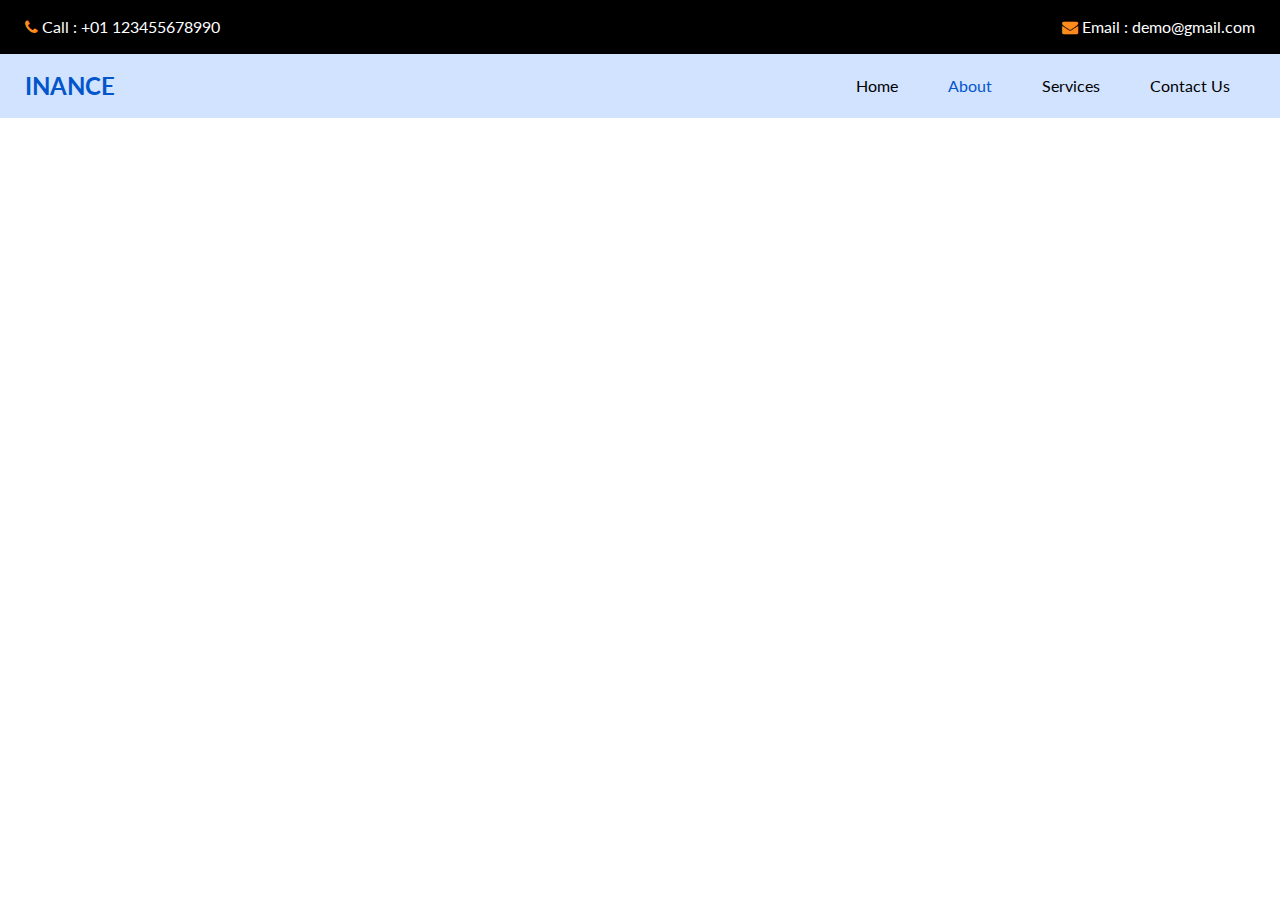
<file: about.html>
<!DOCTYPE html>
<html lang="en">

<head>
  <!-- Basic -->
  <meta charset="utf-8" />
  <meta http-equiv="X-UA-Compatible" content="IE=edge" />
  <!-- Mobile Metas -->
  <meta name="viewport" content="width=device-width, initial-scale=1, shrink-to-fit=no" />
  <!-- Site Metas -->
  <meta name="keywords" content="" />
  <meta name="description" content="" />
  <meta name="author" content="" />

  <title>Inance</title>

  <!-- External Stylesheets -->
  <link rel="stylesheet" type="text/css" href="https://cdnjs.cloudflare.com/ajax/libs/OwlCarousel2/2.3.4/assets/owl.carousel.min.css" />
  <link rel="stylesheet" type="text/css" href="css/bootstrap.css" />
  <link rel="stylesheet" type="text/css" href="css/font-awesome.min.css" />
  <link href="css/style.css" rel="stylesheet" />
  <link href="css/responsive.css" rel="stylesheet" />
  <style>
    .about_section {
      background-color: #f9f9f9;
      padding: 80px 0;
      width: 100%;
    }
    .about_section .container {
      max-width: 100%;
      padding: 0 10%;
    }
    .about_section .content-box {
      width: 100%;
      text-align: left;
    }
    .about_section h2 {
      font-size: 36px;
      color: #333;
      margin-bottom: 20px;
      text-align: center;
    }
    .about_section p {
      font-size: 18px;
      color: #555;
      line-height: 1.6;
      text-align: justify;
    }
    .about_section .btn-primary {
      background-color: #ff7f50;
      border: none;
      padding: 12px 30px;
      font-size: 18px;
      display: block;
      width: 200px;
      margin: 20px auto;
      text-align: center;
      border-radius: 5px;
      text-decoration: none;
      color: white;
      font-weight: bold;
    }
    .about_section .btn-primary:hover {
      background-color: #e66a3d;
    }
    .back-link {
      display: block;
      width: 200px;
      margin: 30px auto;
      padding: 10px 20px;
      background-color: #4CAF50;
      color: white;
      text-align: center;
      border-radius: 5px;
      font-size: 18px;
      text-decoration: none;
      font-weight: bold;
    }
    .back-link:hover {
      background-color: #45a049;
    }
    @media (max-width: 768px) {
      .about_section .container {
        padding: 0 5%;
      }
    }
    .footer_section {
      background-color: #333;
      color: #fff;
      text-align: center;
      padding: 1 px 0;
      font-size: 12px;
    }
  </style>
</head>

<body>
  <div class="hero_area">
    <header class="header_section">
      <div class="header_top">
        <div class="container-fluid">
          <div class="contact_nav">
            <a href="#"><i class="fa fa-phone" aria-hidden="true"></i> Call : +01 123455678990</a>
            <a href="#"><i class="fa fa-envelope" aria-hidden="true"></i> Email : demo@gmail.com</a>
          </div>
        </div>
      </div>
      <div class="header_bottom">
        <div class="container-fluid">
          <nav class="navbar navbar-expand-lg custom_nav-container">
            <a class="navbar-brand" href="index.html"><span>Inance</span></a>
            <button class="navbar-toggler" type="button" data-toggle="collapse" data-target="#navbarSupportedContent">
              <span class=""> </span>
            </button>
            <div class="collapse navbar-collapse" id="navbarSupportedContent">
              <ul class="navbar-nav">
                <li class="nav-item"><a class="nav-link" href="index.html">Home</a></li>
                <li class="nav-item active"><a class="nav-link" href="about.html">About</a></li>
                <li class="nav-item"><a class="nav-link" href="service.html">Services</a></li>
                <li class="nav-item"><a class="nav-link" href="contact.html">Contact Us</a></li>
              </ul>
            </div>
          </nav>
        </div>
      </div>
    </header>
  </div>

  <!-- About Section -->
  <section class="about_section">
    <div class="container">
      <div class="content-box">
          <p>Welcome to Raleigh North Hills Pet Sitters! We’re thrilled to care for your beloved pets. As passionate pet lovers, we provide high-quality, personalized care to ensure your furry friends feel loved and happy, even when you’re away.</p>
  
          <h2>Our Mission</h2>
          <p>
              Our mission is to provide reliable and compassionate pet care that mirrors the love and attention pets receive at home. We aim to build trust and peace of mind for pet owners through exceptional service.
          </p>
  
          <h2>Why Choose Us?</h2>
          <ul>
              <li>Experienced and compassionate team of pet care professionals.</li>
              <li>Customized care tailored to each pet’s unique needs.</li>
              <li>Clear communication and updates to keep you connected with your pet’s well-being.</li>
          </ul>
  
          <a href="index.html" class="back-link">Back to Home</a>
      </div>

  <!-- Footer Section -->
  <footer class="footer_section">
    <div class="container">
      <p>&copy; <span id="displayDateYear"></span> All Rights Reserved By Raleigh North Hills Pet Sitters</p>
    </div>
  </footer>

  <!-- JavaScript Libraries -->
  <script src="js/jquery-3.4.1.min.js"></script>
  <script src="js/bootstrap.js"></script>
  <script src="https://cdnjs.cloudflare.com/ajax/libs/OwlCarousel2/2.3.4/owl.carousel.min.js"></script>
  <script src="js/custom.js"></script>
</body>
</html>
</file>
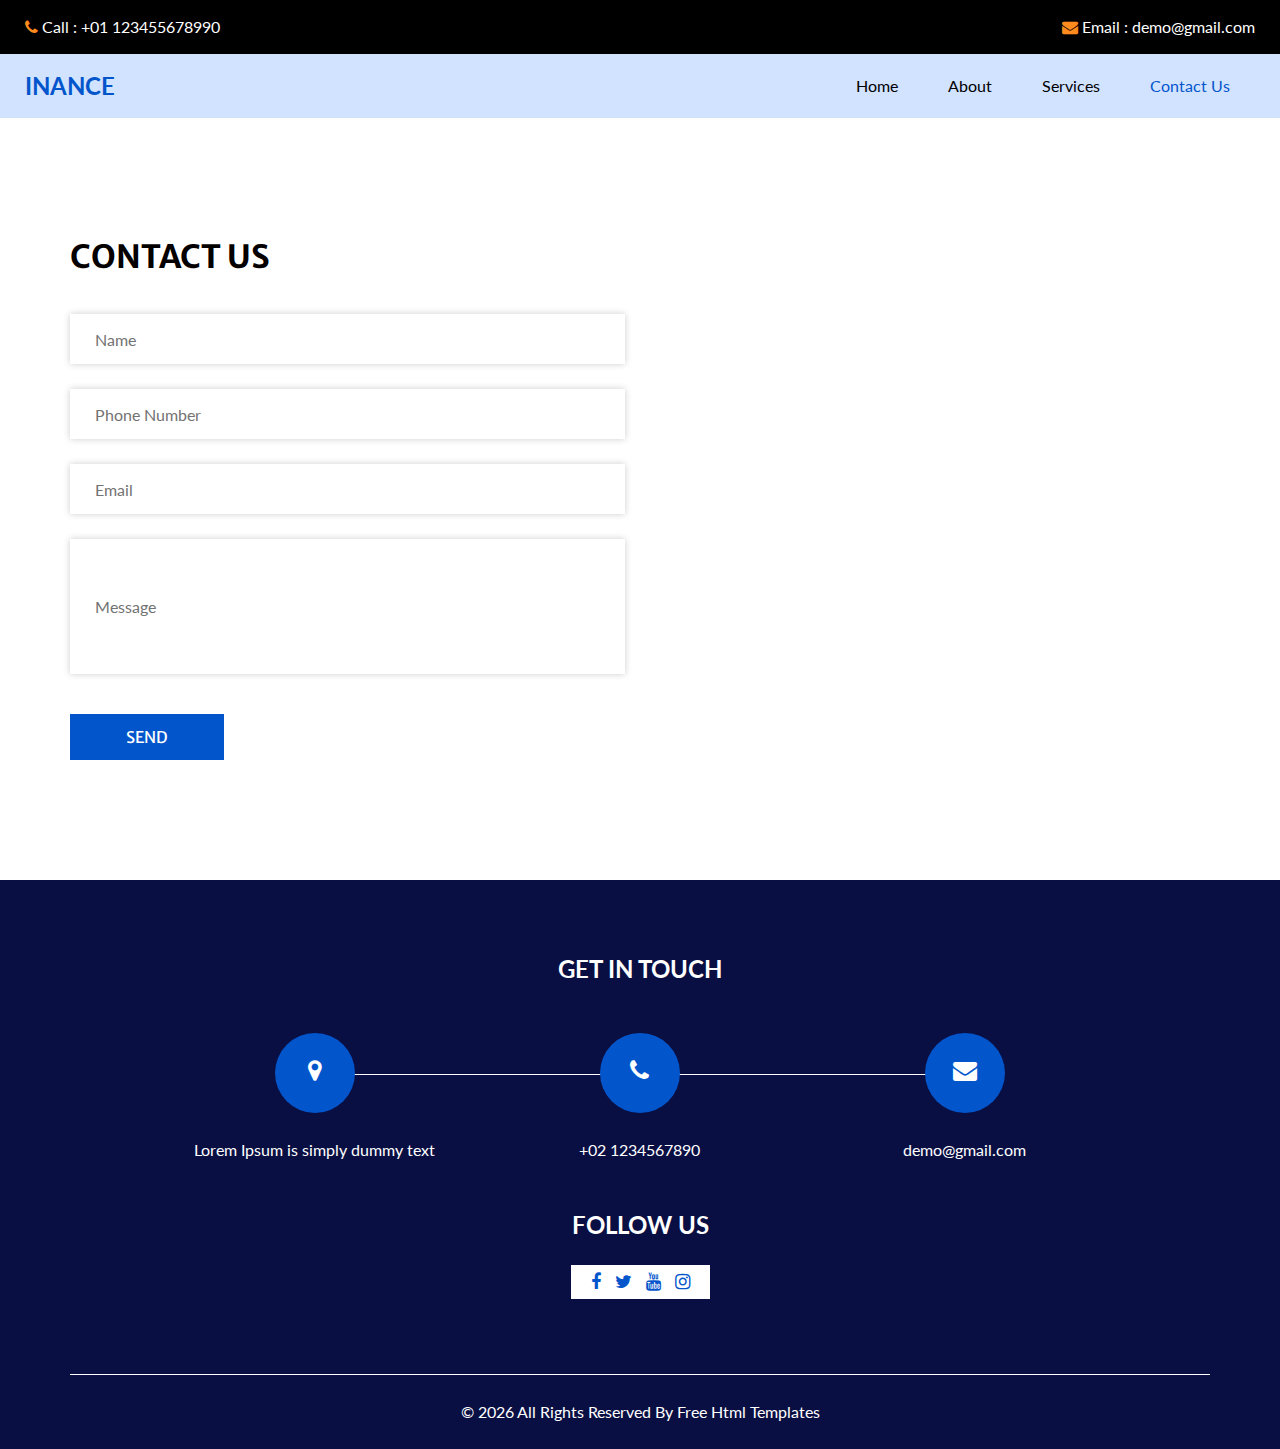
<file: contact.html>
<!DOCTYPE html>
<html>

<head>
  <!-- Basic -->
  <meta charset="utf-8" />
  <meta http-equiv="X-UA-Compatible" content="IE=edge" />
  <!-- Mobile Metas -->
  <meta name="viewport" content="width=device-width, initial-scale=1, shrink-to-fit=no" />
  <!-- Site Metas -->
  <meta name="keywords" content="" />
  <meta name="description" content="" />
  <meta name="author" content="" />

  <title>Inance</title>

  <!-- slider stylesheet -->
  <link rel="stylesheet" type="text/css" href="https://cdnjs.cloudflare.com/ajax/libs/OwlCarousel2/2.3.4/assets/owl.carousel.min.css" />
  <!-- bootstrap core css -->
  <link rel="stylesheet" type="text/css" href="css/bootstrap.css" />
  <!-- font awesome style -->
  <link rel="stylesheet" type="text/css" href="css/font-awesome.min.css" />

  <!-- Custom styles for this template -->
  <link href="css/style.css" rel="stylesheet" />
  <!-- responsive style -->
  <link href="css/responsive.css" rel="stylesheet" />

</head>

<body>
  <div class="hero_area">
    <!-- header section strats -->
    <header class="header_section">
      <div class="header_top">
        <div class="container-fluid">
          <div class="contact_nav">
            <a href="">
              <i class="fa fa-phone" aria-hidden="true"></i>
              <span>
                Call : +01 123455678990
              </span>
            </a>
            <a href="">
              <i class="fa fa-envelope" aria-hidden="true"></i>
              <span>
                Email : demo@gmail.com
              </span>
            </a>
          </div>
        </div>
      </div>
      <div class="header_bottom">
        <div class="container-fluid">
          <nav class="navbar navbar-expand-lg custom_nav-container ">
            <a class="navbar-brand" href="index.html">
              <span>
                Inance
              </span>
            </a>

            <button class="navbar-toggler" type="button" data-toggle="collapse" data-target="#navbarSupportedContent" aria-controls="navbarSupportedContent" aria-expanded="false" aria-label="Toggle navigation">
              <span class=""> </span>
            </button>

            <div class="collapse navbar-collapse" id="navbarSupportedContent">
              <ul class="navbar-nav ">
                <li class="nav-item ">
                  <a class="nav-link" href="index.html">Home <span class="sr-only">(current)</span></a>
                </li>
                <li class="nav-item">
                  <a class="nav-link" href="about.html"> About</a>
                </li>
                <li class="nav-item">
                  <a class="nav-link" href="service.html">Services</a>
                </li>
                <li class="nav-item active">
                  <a class="nav-link" href="contact.html">Contact Us</a>
                </li>
              </ul>
            </div>
          </nav>
        </div>
      </div>
    </header>
    <!-- end header section -->
  </div>


  <!-- contact section -->

  <section class="contact_section layout_padding">
    <div class="container">
      <div class="heading_container">
        <h2>
          Contact Us
        </h2>
      </div>
      <div class="row">
        <div class="col-md-6">
          <form action="">
            <div>
              <input type="text" placeholder="Name" />
            </div>
            <div>
              <input type="text" placeholder="Phone Number" />
            </div>
            <div>
              <input type="email" placeholder="Email" />
            </div>
            <div>
              <input type="text" class="message-box" placeholder="Message" />
            </div>
            <div class="d-flex ">
              <button>
                SEND
              </button>
            </div>
          </form>
        </div>
        <div class="col-md-6">
          <div class="map_container">
            <div class="map">
              <div id="googleMap" style="width:100%;height:100%;"></div>
            </div>
          </div>
        </div>
      </div>
    </div>
  </section>

  <!-- end contact section -->


  <!-- info section -->
  <section class="info_section ">
    <div class="container">
      <h4>
        Get In Touch
      </h4>
      <div class="row">
        <div class="col-lg-10 mx-auto">
          <div class="info_items">
            <div class="row">
              <div class="col-md-4">
                <a href="">
                  <div class="item ">
                    <div class="img-box ">
                      <i class="fa fa-map-marker" aria-hidden="true"></i>
                    </div>
                    <p>
                      Lorem Ipsum is simply dummy text
                    </p>
                  </div>
                </a>
              </div>
              <div class="col-md-4">
                <a href="">
                  <div class="item ">
                    <div class="img-box ">
                      <i class="fa fa-phone" aria-hidden="true"></i>
                    </div>
                    <p>
                      +02 1234567890
                    </p>
                  </div>
                </a>
              </div>
              <div class="col-md-4">
                <a href="">
                  <div class="item ">
                    <div class="img-box">
                      <i class="fa fa-envelope" aria-hidden="true"></i>
                    </div>
                    <p>
                      demo@gmail.com
                    </p>
                  </div>
                </a>
              </div>
            </div>
          </div>
        </div>
      </div>
    </div>
    <div class="social-box">
      <h4>
        Follow Us
      </h4>
      <div class="box">
        <a href="">
          <i class="fa fa-facebook" aria-hidden="true"></i>
        </a>
        <a href="">
          <i class="fa fa-twitter" aria-hidden="true"></i>
        </a>
        <a href="">
          <i class="fa fa-youtube" aria-hidden="true"></i>
        </a>
        <a href="">
          <i class="fa fa-instagram" aria-hidden="true"></i>
        </a>
      </div>
    </div>
  </section>



  <!-- end info_section -->

  <!-- footer section -->
  <footer class="footer_section">
    <div class="container">
      <p>
        &copy; <span id="displayDateYear"></span> All Rights Reserved By
        <a href="https://html.design/">Free Html Templates</a>
      </p>
    </div>
  </footer>
  <!-- footer section -->

  <script src="js/jquery-3.4.1.min.js"></script>
  <script src="js/bootstrap.js"></script>
  <script src="https://cdnjs.cloudflare.com/ajax/libs/OwlCarousel2/2.3.4/owl.carousel.min.js">
  </script>
  <script src="js/custom.js"></script>


</body>

</html>
</file>
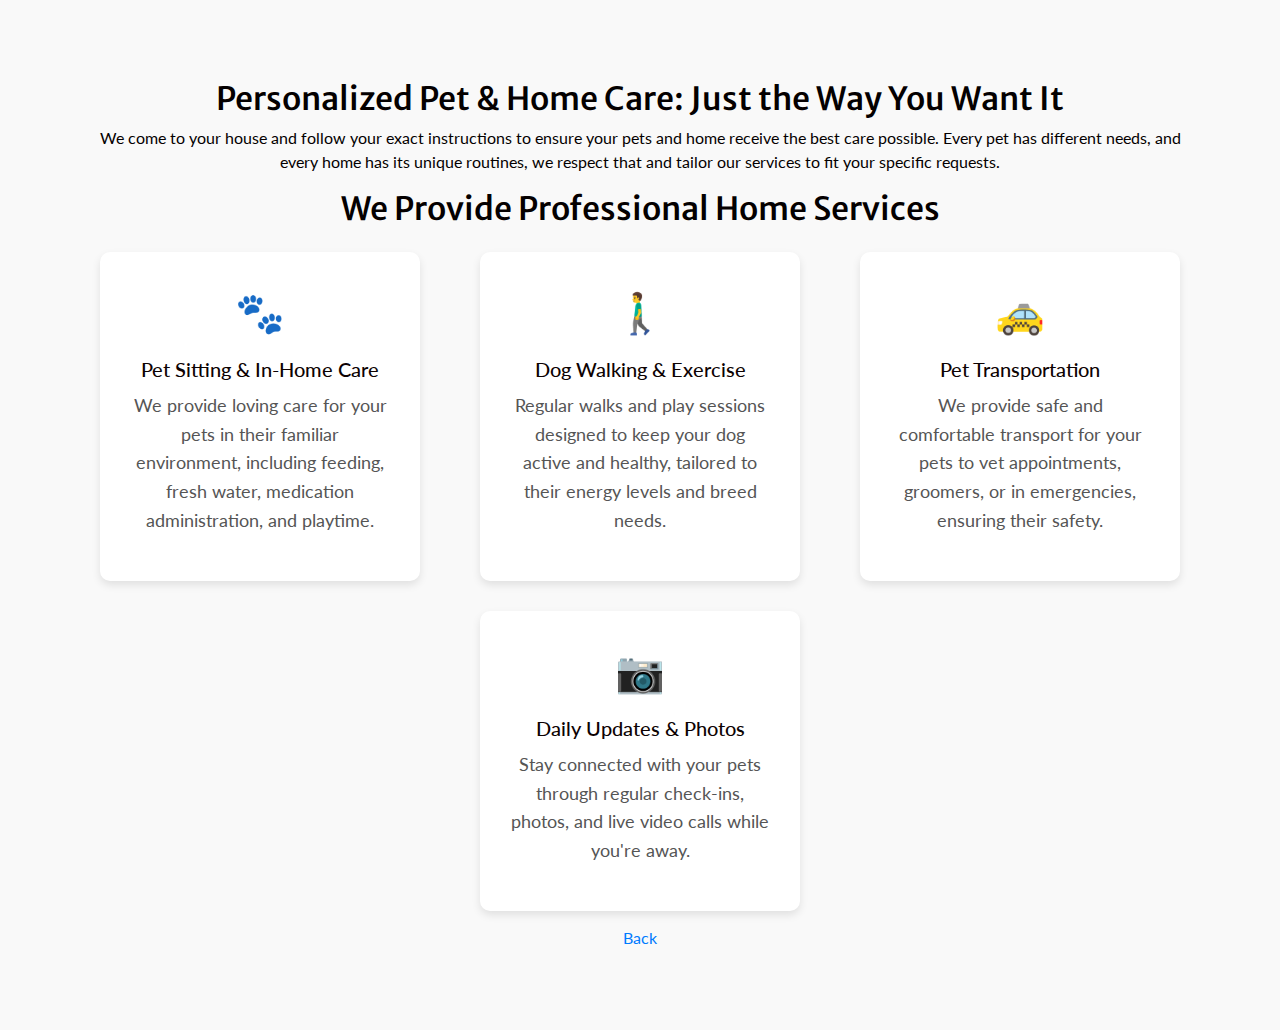
<file: service.html>
<!DOCTYPE html>
<html lang="en">

<head>
  <meta charset="UTF-8">
  <meta name="viewport" content="width=device-width, initial-scale=1.0">
  <title>Professional Home Services</title>
  <link rel="stylesheet" href="css/bootstrap.css">
  <link rel="stylesheet" href="css/style.css">
  <style>
    .services-section {
      background-color: #f9f9f9;
      padding: 80px 0;
      text-align: center;
    }
    .service-box {
      background: white;
      padding: 30px;
      margin: 15px;
      border-radius: 10px;
      box-shadow: 0 4px 8px rgba(0, 0, 0, 0.1);
      text-align: center;
    }
    .service-box h3 {
      font-size: 20px;
      color: #0d0202;
      margin-bottom: 10px;
    }
    .service-box p {
      font-size: 18px;
      color: #555555;
      line-height: 1.6;
    }
    .icon {
      font-size: 40px;
      color: #ff7f50;
      margin-bottom: 15px;
      display: block;
      text-align: center;
    }
    .btn-back {
      display: inline-block;
      margin-top: 30px;
      padding: 12px 25px;
      background-color: #4CAF50;
      color: white;
      text-decoration: none;
      border-radius: 5px;
      font-size: 16px;
      transition: background-color 0.3s ease;
    }
    .btn-back:hover {
      background-color: #45a049;
    }
  </style>
</head>

<body>
  <section class="services-section">
    <div class="container">
                <h2>
                  Personalized Pet & Home Care: Just the Way You Want It
                </h2>
                <p>
                  We come to your house and follow your exact instructions to ensure your pets and home receive the best care possible. Every pet has different needs, and every home has its unique routines, we respect that and tailor our services to fit your specific requests.
                </p>

      <h2>We Provide Professional Home Services</h2>
      <div class="row">
        <div class="col-md-4">
          <div class="service-box">
            <span class="icon">🐾</span>
            <h3>Pet Sitting & In-Home Care</h3>
            <p>We provide loving care for your pets in their familiar environment, including feeding, fresh water, medication administration, and playtime.</p>
          </div>
        </div>
        <div class="col-md-4">
          <div class="service-box">
            <span class="icon">🚶‍♂️</span>
            <h3>Dog Walking & Exercise</h3>
            <p>Regular walks and play sessions designed to keep your dog active and healthy, tailored to their energy levels and breed needs.</p>
          </div>
        </div>
        <div class="col-md-4">
          <div class="service-box">
            <span class="icon">🚕</span>
            <h3>Pet Transportation</h3>
            <p>We provide safe and comfortable transport for your pets to vet appointments, groomers, or in emergencies, ensuring their safety.</p>
          </div>
        </div>
        <div class="col-md-4 offset-md-4">
          <div class="service-box">
            <span class="icon">📷</span>
            <h3>Daily Updates & Photos</h3>
            <p>Stay connected with your pets through regular check-ins, photos, and live video calls while you're away.</p>
           
          </div>

        </div>
      </div>
      <a href="index.html" class="back-link">Back</a>
    </div>
  </section>

  <script src="js/jquery-3.4.1.min.js"></script>
  <script src="js/bootstrap.js"></script>
</body>
</html>
</file>
<file: css/style.css>
@import url("https://fonts.googleapis.com/css2?family=Lato:wght@400;700&family=Merriweather+Sans:wght@400;700&display=swap");
body {
  font-family: 'Lato', sans-serif;
  color: #040000;
}

.layout_padding {
  padding-top: 120px;
  padding-bottom: 120px;
}

.layout_padding2 {
  padding: 45px 0;
}

.layout_padding2-top {
  padding-top: 45px;
}

.layout_padding2-bottom {
  padding-bottom: 45px;
}

.layout_padding-top {
  padding-top: 120px;
}

.layout_padding-bottom {
  padding-bottom: 120px;
}

.heading_container {
  display: -webkit-box;
  display: -ms-flexbox;
  display: flex;
  -webkit-box-orient: vertical;
  -webkit-box-direction: normal;
      -ms-flex-direction: column;
          flex-direction: column;
  -webkit-box-align: start;
      -ms-flex-align: start;
          align-items: flex-start;
}
.hidden {
  display: none;
}
.heading_container h2 {
  font-weight: bold;
  display: -webkit-box;
  display: -ms-flexbox;
  display: flex;
  -webkit-box-align: center;
      -ms-flex-align: center;
          align-items: center;
  text-transform: uppercase;
  font-family: 'Merriweather Sans', sans-serif;
}

.heading_container p {
  margin-bottom: 0;
}

.heading_container.heading_center {
  -webkit-box-align: center;
      -ms-flex-align: center;
          align-items: center;
  text-align: center;
}

h1,
h2 {
  font-family: 'Merriweather Sans', sans-serif;
}

a,
a:hover,
a:focus {
  text-decoration: none;
}

/*header section*/
.hero_area {
  position: relative;
  background-color: #d1e3ff;
}

.header_section .container-fluid {
  padding-right: 25px;
  padding-left: 25px;
}

.header_section .header_top {
  padding: 15px 0;
  background-color: #000000;
}

.header_section .header_top .contact_nav {
  display: -webkit-box;
  display: -ms-flexbox;
  display: flex;
  -webkit-box-pack: justify;
      -ms-flex-pack: justify;
          justify-content: space-between;
}

.header_section .header_top .contact_nav a {
  color: #ffffff;
}

.header_section .header_top .contact_nav a i {
  color: #ff8a1d;
}

.header_section .header_bottom {
  padding: 10px 0;
}

.navbar-brand {
  padding: 0;
  margin: 0;
  color: #000000;
  font-weight: bold;
  font-size: 24px;
  font-weight: bold;
}

.navbar-brand span {
  color: #0355cc;
  text-transform: uppercase;
}

.custom_nav-container {
  padding: 0;
}

.custom_nav-container .navbar-nav {
  margin-left: auto;
}

.custom_nav-container .navbar-nav .nav-item .nav-link {
  padding: 10px 25px;
  color: #000000;
  text-align: center;
}

.custom_nav-container .navbar-nav .nav-item:hover .nav-link, .custom_nav-container .navbar-nav .nav-item.active .nav-link {
  color: #0355cc;
}

.custom_nav-container .form-inline .nav_search-btn {
  width: 35px;
  height: 35px;
  padding: 0;
  border: none;
  color: #000000;
}

.custom_nav-container .form-inline .nav_search-btn:hover {
  color: #0355cc;
}

.custom_nav-container .navbar-toggler {
  outline: none;
}

.custom_nav-container .navbar-toggler {
  padding: 0;
  width: 37px;
  height: 42px;
  -webkit-transition: all .3s;
  transition: all .3s;
}

.custom_nav-container .navbar-toggler span {
  display: block;
  width: 35px;
  height: 4px;
  background-color: #000000;
  margin: 7px 0;
  -webkit-transition: all 0.3s;
  transition: all 0.3s;
  position: relative;
  border-radius: 5px;
  -webkit-transition: all .3s;
  transition: all .3s;
}

.custom_nav-container .navbar-toggler span::before, .custom_nav-container .navbar-toggler span::after {
  content: "";
  position: absolute;
  left: 0;
  height: 100%;
  width: 100%;
  background-color: #000000;
  top: -10px;
  border-radius: 5px;
  -webkit-transition: all .3s;
  transition: all .3s;
}

.custom_nav-container .navbar-toggler span::after {
  top: 10px;
}

.custom_nav-container .navbar-toggler[aria-expanded="true"] {
  -webkit-transform: rotate(360deg);
          transform: rotate(360deg);
}

.custom_nav-container .navbar-toggler[aria-expanded="true"] span {
  -webkit-transform: rotate(45deg);
          transform: rotate(45deg);
}

.custom_nav-container .navbar-toggler[aria-expanded="true"] span::before, .custom_nav-container .navbar-toggler[aria-expanded="true"] span::after {
  -webkit-transform: rotate(90deg);
          transform: rotate(90deg);
  top: 0;
}

.custom_nav-container .navbar-toggler[aria-expanded="true"] .s-1 {
  -webkit-transform: rotate(45deg);
          transform: rotate(45deg);
  margin: 0;
  margin-bottom: -4px;
}

.custom_nav-container .navbar-toggler[aria-expanded="true"] .s-2 {
  display: none;
}

.custom_nav-container .navbar-toggler[aria-expanded="true"] .s-3 {
  -webkit-transform: rotate(-45deg);
          transform: rotate(-45deg);
  margin: 0;
  margin-top: -4px;
}

.custom_nav-container .navbar-toggler[aria-expanded="false"] .s-1,
.custom_nav-container .navbar-toggler[aria-expanded="false"] .s-2,
.custom_nav-container .navbar-toggler[aria-expanded="false"] .s-3 {
  -webkit-transform: none;
          transform: none;
}

.quote_btn-container {
  display: -webkit-box;
  display: -ms-flexbox;
  display: flex;
  -webkit-box-align: center;
      -ms-flex-align: center;
          align-items: center;
}

.quote_btn-container a {
  color: #ffffff;
  margin-right: 25px;
  text-transform: uppercase;
}

.quote_btn-container a span {
  margin-left: 5px;
}

.quote_btn-container a:hover {
  color: #ff8a1d;
}

/*end header section*/
/* slider section */
.slider_section {
  -webkit-box-flex: 1;
      -ms-flex: 1;
          flex: 1;
  display: -webkit-box;
  display: -ms-flexbox;
  display: flex;
  -webkit-box-align: center;
      -ms-flex-align: center;
          align-items: center;
  background-size: cover;
  background-position: bottom;
}

.slider_section .row {
  -webkit-box-align: center;
      -ms-flex-align: center;
          align-items: center;
}

.slider_section #customCarousel1 {
  width: 100%;
  position: unset;
}

.slider_section .detail-box {
  padding-bottom: 90px;
}

.slider_section .detail-box h1 {
  font-weight: bold;
  margin-bottom: 25px;
  color: #0355cc;
}

.slider_section .detail-box p {
  color: #444;
  font-size: 15px;
}

.slider_section .detail-box a {
  display: inline-block;
  font-family: 'Merriweather Sans', sans-serif;
  text-transform: uppercase;
  padding: 10px 45px;
  background-color: #ff8a1d;
  border: 1px solid #ff8a1d;
  border-radius: 5px;
  color: #ffffff;
  margin-top: 15px;
}

.slider_section .detail-box a:hover {
  background-color: transparent;
  color: #ff8a1d;
}

.slider_section .img-box img {
  width: 100%;
}

.feature_section {
  -webkit-transform: translateY(-50%);
          transform: translateY(-50%);
}

.feature_section .feature_container {
  display: -webkit-box;
  display: -ms-flexbox;
  display: flex;
}

.feature_section .feature_container .box {
  -webkit-box-flex: 1;
      -ms-flex: 1;
          flex: 1;
  display: -webkit-box;
  display: -ms-flexbox;
  display: flex;
  -webkit-box-orient: vertical;
  -webkit-box-direction: normal;
      -ms-flex-direction: column;
          flex-direction: column;
  -webkit-box-align: center;
      -ms-flex-align: center;
          align-items: center;
  text-align: center;
  margin: 0 10px;
  padding: 45px 15px;
  background-color: #ffffff;
  color: #555089;
  -webkit-transition: all 0.3s;
  transition: all 0.3s;
  -webkit-box-shadow: 0 0 15px 0 rgba(0, 0, 0, 0.2);
          box-shadow: 0 0 15px 0 rgba(0, 0, 0, 0.2);
}

.feature_section .feature_container .box .img-box {
  width: 90px;
  height: 90px;
}

.feature_section .feature_container .box .img-box svg {
  width: 100%;
  height: auto;
  max-height: 100%;
  fill: #726dae;
  -webkit-transition: all 0.3s;
  transition: all 0.3s;
}

.feature_section .feature_container .box .img-box svg path {
  fill: #726dae;
}

.feature_section .feature_container .box .name {
  margin-top: 20px;
  text-transform: uppercase;
  font-family: 'Merriweather Sans', sans-serif;
  margin-bottom: 0;
}

.feature_section .feature_container .box:hover, .feature_section .feature_container .box.active {
  background-color: #ff8a1d;
  color: #ffffff;
}

.feature_section .feature_container .box:hover .img-box svg, .feature_section .feature_container .box.active .img-box svg {
  fill: #ffffff;
}

.feature_section .feature_container .box:hover .img-box svg path, .feature_section .feature_container .box.active .img-box svg path {
  fill: #ffffff;
}

/* About Section */
.about_section {
  display: none; /* Initially hidden */
  padding: 120px 0;
  background-color: #ffffff;
  text-align: center;
}

.about_section.active {
  display: block; /* Show About Section when active */
}

.about_section .row {
  display: flex;
  align-items: center;
}

.about_section .detail-box h2 {
  text-transform: uppercase;
  font-weight: bold;
  font-family: 'Merriweather Sans', sans-serif;
}

.about_section .detail-box p {
  margin-top: 10px;
  font-family: 'Lato', sans-serif;
}

.about_section .detail-box a {
  margin-top: 15px;
  display: inline-block;
  font-family: 'Merriweather Sans', sans-serif;
  text-transform: uppercase;
  padding: 10px 45px;
  background-color: #0355cc;
  border: 1px solid #0355cc;
  border-radius: 2px;
  color: #ffffff;
  text-decoration: none;
  cursor: pointer;
  transition: background-color 0.3s ease, color 0.3s ease;
}

.about_section .detail-box a:hover {
  background-color: transparent;
  color: #0355cc;
}

.about_section .img-box img {
  width: 100%;
  height: auto;
  display: block;
  margin: 0 auto;
}




.professional_section {
  background-color: #d1e3ff;
}

.professional_section .row {
  -webkit-box-align: center;
      -ms-flex-align: center;
          align-items: center;
}

.professional_section .img-box img {
  width: 100%;
}

.professional_section .detail-box h2 {
  text-transform: uppercase;
  font-weight: bold;
  color: #0355cc;
}

.professional_section .detail-box p {
  margin-top: 20px;
}

.professional_section .detail-box a {
  margin-top: 25px;
  display: inline-block;
  font-family: 'Merriweather Sans', sans-serif;
  text-transform: uppercase;
  padding: 10px 45px;
  background-color: #ff8a1d;
  border: 1px solid #ff8a1d;
  border-radius: 2px;
  color: #ffffff;
}

.professional_section .detail-box a:hover {
  background-color: transparent;
  color: #ff8a1d;
}

.service_section {
  position: relative;
}

.service_section .box {
  margin-top: 30px;
  text-align: center;
  -webkit-box-shadow: 0 0 5px 2px rgba(0, 0, 0, 0.15);
          box-shadow: 0 0 5px 2px rgba(0, 0, 0, 0.15);
  padding: 25px 15px;
  -webkit-transition: all .3s;
  transition: all .3s;
  display: -webkit-box;
  display: -ms-flexbox;
  display: flex;
  -webkit-box-orient: vertical;
  -webkit-box-direction: normal;
      -ms-flex-direction: column;
          flex-direction: column;
  -webkit-box-align: center;
      -ms-flex-align: center;
          align-items: center;
}

.service_section .box .img-box {
  width: 65px;
  height: 65px;
  display: -webkit-box;
  display: -ms-flexbox;
  display: flex;
  -webkit-box-pack: center;
      -ms-flex-pack: center;
          justify-content: center;
  -webkit-box-align: center;
      -ms-flex-align: center;
          align-items: center;
}

.service_section .box .img-box img {
  max-height: 100%;
  max-width: 100%;
  -webkit-transition: all .3s;
  transition: all .3s;
}

.service_section .box .detail-box {
  margin-top: 15px;
}

.service_section .box .detail-box h5 {
  font-weight: bold;
}

.service_section .box .detail-box p {
  margin: 0;
}

.service_section .box:hover {
  background-color: #ff8a1d;
  color: #ffffff;
}

.service_section .box:hover .img-box img {
  -webkit-filter: brightness(0) invert(1);
          filter: brightness(0) invert(1);
}

.service_section .btn-box {
  display: -webkit-box;
  display: -ms-flexbox;
  display: flex;
  -webkit-box-pack: center;
      -ms-flex-pack: center;
          justify-content: center;
  margin-top: 45px;
}

.service_section .btn-box a {
  display: inline-block;
  font-family: 'Merriweather Sans', sans-serif;
  text-transform: uppercase;
  padding: 10px 45px;
  background-color: #0355cc;
  border: 1px solid #0355cc;
  border-radius: 0;
  color: #ffffff;
}

.service_section .btn-box a:hover {
  background-color: transparent;
  color: #0355cc;
}

.client_section .heading_container {
  -webkit-box-align: center;
      -ms-flex-align: center;
          align-items: center;
  text-align: center;
}

.client_section .box {
  margin: 15px;
  -webkit-box-shadow: 0 0 10px 0 rgba(0, 0, 0, 0.2);
          box-shadow: 0 0 10px 0 rgba(0, 0, 0, 0.2);
  padding: 25px;
}

.client_section .box .client_id {
  display: -webkit-box;
  display: -ms-flexbox;
  display: flex;
}

.client_section .box .client_id .img-box {
  width: 125px;
  min-width: 125px;
  margin-right: 15px;
}

.client_section .box .client_id .img-box img {
  width: 100%;
  border-radius: 100%;
}

.client_section .box .client_id .client_detail {
  display: -webkit-box;
  display: -ms-flexbox;
  display: flex;
  -webkit-box-align: center;
      -ms-flex-align: center;
          align-items: center;
  -webkit-box-pack: justify;
      -ms-flex-pack: justify;
          justify-content: space-between;
  -webkit-box-flex: 1;
      -ms-flex: 1;
          flex: 1;
  padding-right: 25px;
}

.client_section .box .client_id .client_detail .client_info h6 {
  margin-bottom: 0;
}

.client_section .box .client_id .client_detail .client_info i {
  color: #fbaf5d;
}

.client_section .box .client_text {
  margin-top: 20px;
}

.client_section .owl-carousel .owl-nav {
  display: -webkit-box;
  display: -ms-flexbox;
  display: flex;
  -webkit-box-pack: center;
      -ms-flex-pack: center;
          justify-content: center;
  margin-top: 20px;
}

.client_section .owl-carousel .owl-nav button {
  width: 50px;
  height: 50px;
  background-color: #0355cc;
  outline: none;
  margin: 0 20px;
  color: #ffffff;
}

.heading_container {
  margin-bottom: 30px;
}

.contact_section input {
  width: 100%;
  border: none;
  height: 50px;
  margin-bottom: 25px;
  padding-left: 25px;
  background-color: #ffffff;
  outline: none;
  color: #ffffff;
  -webkit-box-shadow: 0 0 7px 0 rgba(0, 0, 0, 0.2);
          box-shadow: 0 0 7px 0 rgba(0, 0, 0, 0.2);
}

.contact_section input::-webkit-input-placeholder {
  color: #737272;
}

.contact_section input:-ms-input-placeholder {
  color: #737272;
}

.contact_section input::-ms-input-placeholder {
  color: #737272;
}

.contact_section input::placeholder {
  color: #737272;
}

.contact_section input.message-box {
  height: 135px;
}

.contact_section button {
  border: none;
  display: inline-block;
  font-family: 'Merriweather Sans', sans-serif;
  text-transform: uppercase;
  padding: 10px 55px;
  background-color: #0355cc;
  border: 1px solid #0355cc;
  border-radius: 0;
  color: #ffffff;
  margin-top: 15px;
}

.contact_section button:hover {
  background-color: transparent;
  color: #0355cc;
}

.contact_section .map_container {
  height: 360px;
}

.contact_section .map_container .map {
  height: 100%;
}

.info_section {
  padding: 75px 0;
  background-color: #0a0f43;
  text-align: center;
  color: #fff;
}

.info_section h4 {
  text-transform: uppercase;
  font-weight: bold;
  margin-bottom: 25px;
}

.info_section .social-box {
  display: -webkit-box;
  display: -ms-flexbox;
  display: flex;
  -webkit-box-orient: vertical;
  -webkit-box-direction: normal;
      -ms-flex-direction: column;
          flex-direction: column;
  -webkit-box-align: center;
      -ms-flex-align: center;
          align-items: center;
  margin-top: 25px;
}

.info_section .social-box .box {
  background-color: #ffffff;
  padding: 5px 15px;
}

.info_section a {
  margin: 0 5px;
  color: #0355cc;
}

.info_section a i {
  font-size: 18px;
}

.info_section a:hover {
  color: #ff8a1d;
}

.info_items a {
  position: relative;
}

.info_items .item {
  display: -webkit-box;
  display: -ms-flexbox;
  display: flex;
  -webkit-box-orient: vertical;
  -webkit-box-direction: normal;
      -ms-flex-direction: column;
          flex-direction: column;
  -webkit-box-align: center;
      -ms-flex-align: center;
          align-items: center;
  text-align: center;
}

.info_items .item .img-box {
  width: 80px;
  height: 80px;
  border-radius: 100%;
  background-color: #ffffff;
  background-repeat: no-repeat;
  background-position: center;
  text-align: center;
  line-height: 80px;
  background-color: #0355cc;
  color: #ffffff;
}

.info_items .item .img-box i {
  font-size: 24px;
}

.info_items .item p {
  margin-top: 25px;
  color: #fff;
  margin-bottom: 0;
  background-color: #0a0f43;
}

.info_items .item:hover .img-box {
  background-color: #ff8a1d;
}

.info_items {
  position: relative;
}

.info_items::before {
  content: "";
  position: absolute;
  top: 65px;
  width: 75%;
  height: 1px;
  background-color: #fff;
  left: 50%;
  -webkit-transform: translateX(-50%);
          transform: translateX(-50%);
}

/* footer section*/
.footer_section {
  background-color: #0a0f43;
}

.footer_section p {
  margin: 0;
  padding: 25px 0;
  color: #ffffff;
  text-align: center;
  border-top: 0.8px solid #ffffff;
}

.footer_section a {
  color: inherit;
}

/* end footer section*/
/*# sourceMappingURL=style.css.map */
</file>
<file: css/responsive.css>
@media (max-width: 1300px) {}

@media (max-width: 1120px) {}

@media (max-width: 992px) {
    .hero_area {
        height: auto;
    }

    .header_section .main_nav {
        flex: 1;
    }

    #navbarSupportedContent {
        margin-top: 15px;
    }

    .slider_section {
        padding-top: 45px;
    }

    .feature_section .feature_container .box {
        padding: 30px 15px;
    }

    .feature_section .feature_container .box .img-box {
        width: 75px;
    }


    .feature_section {
        transform: none;
        padding: 90px 0;
    }


}

@media (max-width: 767px) {
    .layout_padding {
        padding-top: 90px;
        padding-bottom: 90px;
    }

    .layout_padding-top {
        padding-top: 90px;
    }

    .layout_padding-bottom {
        padding-bottom: 90px;
    }

    .slider_section .detail-box {
        padding-bottom: 45px;
    }

    .feature_section .feature_container {
        flex-direction: column;
    }

    .feature_section .feature_container .box {
        padding: 30px 15px;
    }

    .feature_section .feature_container .box:not(:nth-last-child(1)) {
        margin-bottom: 15px;
    }

    .about_section .detail-box {
        margin-bottom: 45px;
    }


    .professional_section .img-box {
        display: none;
    }

    .contact_section form {
        margin-bottom: 45px;
    }

    .info_section .info_items::before {
        width: 1px;
        height: 90%;
        top: 25px;
    }

}

@media (max-width: 576px) {}

@media (max-width: 480px) {}

@media (max-width: 400px) {}

@media (max-width: 360px) {}

@media (min-width: 1200px) {
    .container {
        max-width: 1170px;
    }

}
</file>
